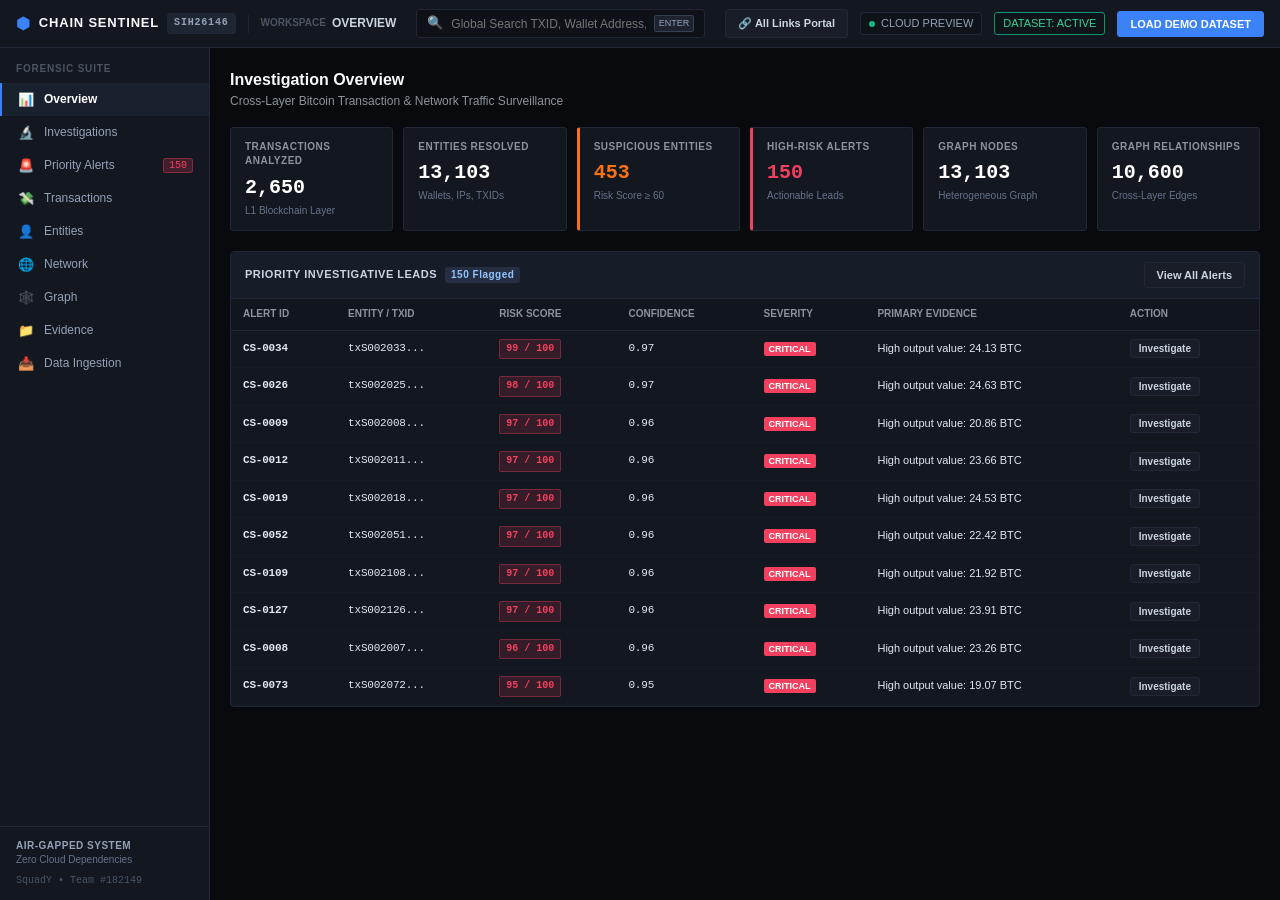
<file: index.html>
<!DOCTYPE html>
<html lang="en">
<head>
  <meta charset="UTF-8">
  <meta name="viewport" content="width=device-width, initial-scale=1.0">
  <title>Chain Sentinel — Offline Bitcoin Forensics Workstation (SIH26146)</title>
  
  <!-- Offline-Cached Vendor Dependencies -->
  <script src="vendor/react.production.min.js"></script>
  <script src="vendor/react-dom.production.min.js"></script>
  <script src="vendor/cytoscape.min.js"></script>

  <!-- Pre-computed Demonstration Forensic Dataset for Instant Cloud Preview -->
  <script src="demo_data.js"></script>

  <!-- Professional Dark Cybersecurity Stylesheet -->
  <link rel="stylesheet" href="styles.css">
</head>
<body>
  <div id="root"></div>

  <!-- Native React Forensics Application Script (Pre-compiled, Zero Runtime Overhead) -->
  <script src="app.js"></script>
</body>
</html>
</file>
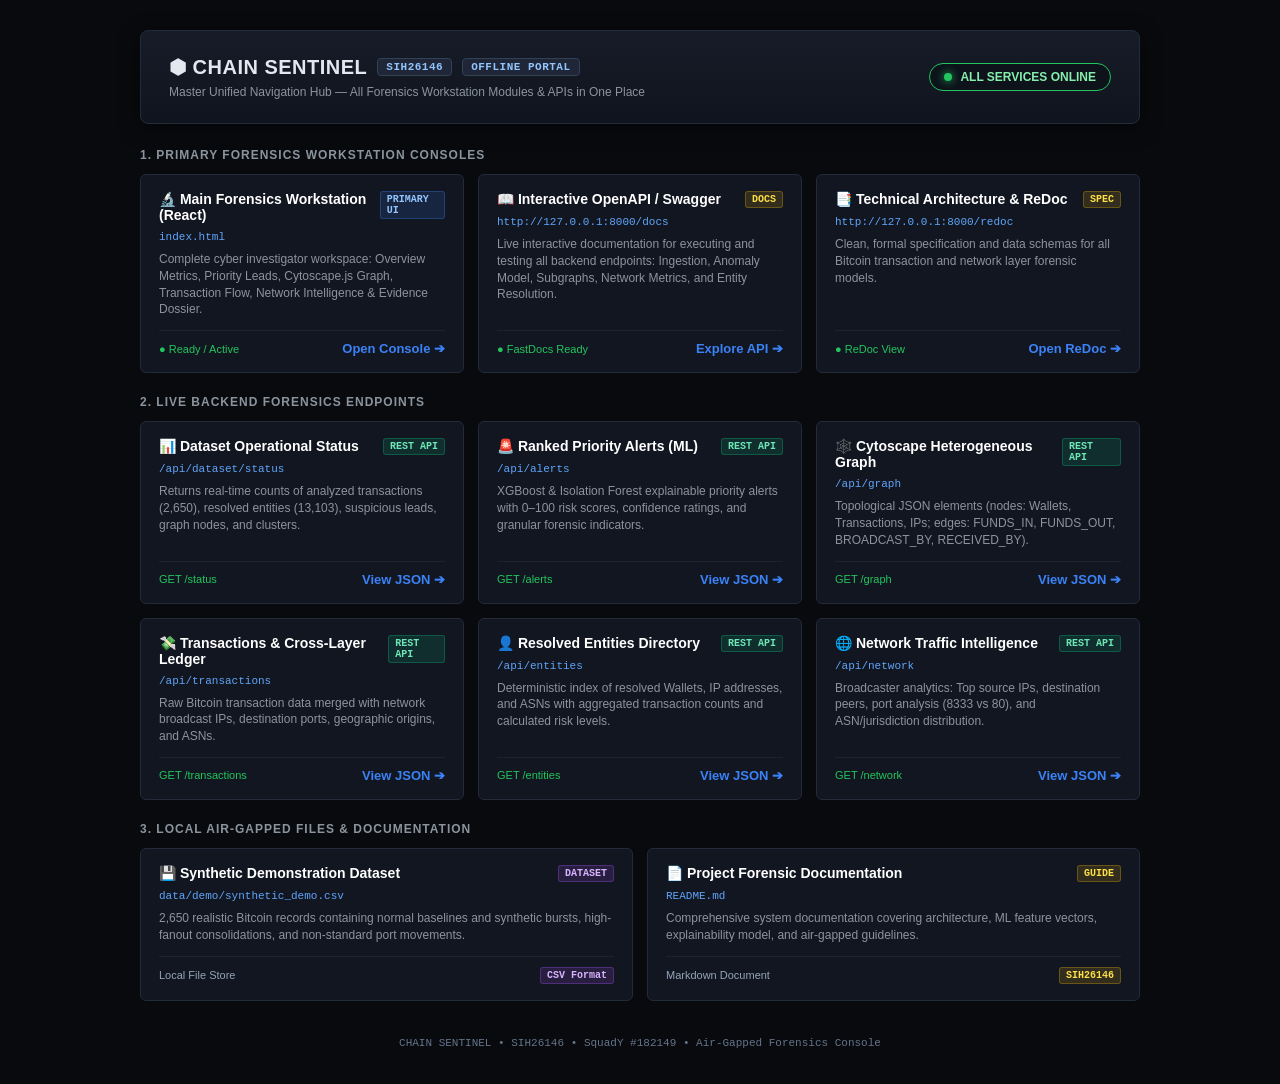
<file: portal.html>
<!DOCTYPE html>
<html lang="en">
<head>
  <meta charset="UTF-8">
  <meta name="viewport" content="width=device-width, initial-scale=1.0">
  <title>Chain Sentinel — Master Command Portal (All Project Links)</title>
  <style>
    :root {
      --bg-black: #080a0d;
      --bg-card: #121620;
      --bg-card-hover: #181e2b;
      --border: #232b3b;
      --border-accent: #3b82f6;
      --text: #e2e8f0;
      --text-muted: #8b949e;
      --accent: #3b82f6;
      --risk-crit: #f43f5e;
      --risk-high: #f97316;
      --risk-low: #10b981;
      --font-mono: 'SFMono-Regular', Consolas, Menlo, monospace;
      --font-sans: -apple-system, BlinkMacSystemFont, "Segoe UI", Roboto, sans-serif;
    }
    * { box-sizing: border-box; margin: 0; padding: 0; }
    body {
      background: var(--bg-black);
      color: var(--text);
      font-family: var(--font-sans);
      padding: 30px 20px;
      min-height: 100vh;
      display: flex;
      flex-direction: column;
      align-items: center;
    }
    .container {
      max-width: 1000px;
      width: 100%;
    }
    .header-banner {
      background: linear-gradient(180deg, #161c28 0%, #10141e 100%);
      border: 1px solid var(--border);
      border-radius: 8px;
      padding: 24px 28px;
      margin-bottom: 24px;
      display: flex;
      justify-content: space-between;
      align-items: center;
      box-shadow: 0 4px 20px rgba(0,0,0,0.5);
    }
    .brand-title {
      font-size: 20px;
      font-weight: 800;
      letter-spacing: 0.5px;
      display: flex;
      align-items: center;
      gap: 10px;
    }
    .brand-tag {
      background: #1e2638;
      border: 1px solid #334155;
      color: #93c5fd;
      font-size: 11px;
      padding: 2px 8px;
      border-radius: 4px;
      font-family: var(--font-mono);
    }
    .status-badge {
      display: inline-flex;
      align-items: center;
      gap: 8px;
      background: #0d121b;
      border: 1px solid #22c55e;
      color: #86efac;
      padding: 6px 14px;
      border-radius: 20px;
      font-size: 12px;
      font-weight: 600;
    }
    .pulse-dot {
      width: 8px;
      height: 8px;
      background: #22c55e;
      border-radius: 50%;
      box-shadow: 0 0 8px #22c55e;
    }
    .section-title {
      font-size: 12px;
      text-transform: uppercase;
      letter-spacing: 1px;
      color: var(--text-muted);
      margin: 22px 0 12px;
      font-weight: 700;
    }
    .grid {
      display: grid;
      grid-template-columns: repeat(auto-fit, minmax(300px, 1fr));
      gap: 14px;
    }
    .card {
      background: var(--bg-card);
      border: 1px solid var(--border);
      border-radius: 6px;
      padding: 16px 18px;
      text-decoration: none;
      color: var(--text);
      display: flex;
      flex-direction: column;
      justify-content: space-between;
      transition: all 0.2s ease;
      position: relative;
      overflow: hidden;
    }
    .card:hover {
      background: var(--bg-card-hover);
      border-color: var(--accent);
      transform: translateY(-2px);
      box-shadow: 0 6px 20px rgba(59, 130, 246, 0.15);
    }
    .card-top {
      display: flex;
      justify-content: space-between;
      align-items: flex-start;
      margin-bottom: 8px;
    }
    .card-title {
      font-size: 14px;
      font-weight: 700;
      color: #fff;
      display: flex;
      align-items: center;
      gap: 8px;
    }
    .card-url {
      font-family: var(--font-mono);
      font-size: 11px;
      color: #60a5fa;
      margin-top: 4px;
      word-break: break-all;
    }
    .card-desc {
      font-size: 12px;
      color: var(--text-muted);
      line-height: 1.4;
      margin: 8px 0 12px;
    }
    .card-foot {
      display: flex;
      justify-content: space-between;
      align-items: center;
      font-size: 11px;
      padding-top: 10px;
      border-top: 1px solid rgba(255,255,255,0.05);
    }
    .tag {
      font-size: 10px;
      padding: 2px 6px;
      border-radius: 3px;
      font-family: var(--font-mono);
      font-weight: 600;
    }
    .tag-ui { background: rgba(59, 130, 246, 0.15); color: #93c5fd; border: 1px solid rgba(59, 130, 246, 0.3); }
    .tag-api { background: rgba(16, 185, 129, 0.15); color: #6ee7b7; border: 1px solid rgba(16, 185, 129, 0.3); }
    .tag-doc { background: rgba(234, 179, 8, 0.15); color: #fde047; border: 1px solid rgba(234, 179, 8, 0.3); }
    .tag-data { background: rgba(168, 85, 247, 0.15); color: #d8b4fe; border: 1px solid rgba(168, 85, 247, 0.3); }

    .launch-arrow {
      color: var(--accent);
      font-weight: 700;
      font-size: 13px;
    }

    footer {
      margin-top: 36px;
      text-align: center;
      font-size: 11px;
      color: #64748b;
      font-family: var(--font-mono);
    }
  </style>
</head>
<body>
  <div class="container">
    <div class="header-banner">
      <div>
        <div class="brand-title">
          <span>⬢ CHAIN SENTINEL</span>
          <span class="brand-tag">SIH26146</span>
          <span class="brand-tag">OFFLINE PORTAL</span>
        </div>
        <p style="font-size: 12px; color: var(--text-muted); margin-top: 6px;">
          Master Unified Navigation Hub — All Forensics Workstation Modules & APIs in One Place
        </p>
      </div>
      <div class="status-badge">
        <span class="pulse-dot"></span>
        <span>ALL SERVICES ONLINE</span>
      </div>
    </div>

    <!-- PRIMARY USER INTERFACES -->
    <div class="section-title">1. Primary Forensics Workstation Consoles</div>
    <div class="grid">
      <a href="index.html" class="card">
        <div>
          <div class="card-top">
            <span class="card-title">🔬 Main Forensics Workstation (React)</span>
            <span class="tag tag-ui">PRIMARY UI</span>
          </div>
          <div class="card-url" id="main-console-url">index.html</div>
          <p class="card-desc">
            Complete cyber investigator workspace: Overview Metrics, Priority Leads, Cytoscape.js Graph, Transaction Flow, Network Intelligence & Evidence Dossier.
          </p>
        </div>
        <div class="card-foot">
          <span style="color: #22c55e;">● Ready / Active</span>
          <span class="launch-arrow">Open Console ➔</span>
        </div>
      </a>

      <a href="http://127.0.0.1:8000/docs" target="_blank" class="card">
        <div>
          <div class="card-top">
            <span class="card-title">📖 Interactive OpenAPI / Swagger</span>
            <span class="tag tag-doc">DOCS</span>
          </div>
          <div class="card-url">http://127.0.0.1:8000/docs</div>
          <p class="card-desc">
            Live interactive documentation for executing and testing all backend endpoints: Ingestion, Anomaly Model, Subgraphs, Network Metrics, and Entity Resolution.
          </p>
        </div>
        <div class="card-foot">
          <span style="color: #22c55e;">● FastDocs Ready</span>
          <span class="launch-arrow">Explore API ➔</span>
        </div>
      </a>

      <a href="http://127.0.0.1:8000/redoc" target="_blank" class="card">
        <div>
          <div class="card-top">
            <span class="card-title">📑 Technical Architecture & ReDoc</span>
            <span class="tag tag-doc">SPEC</span>
          </div>
          <div class="card-url">http://127.0.0.1:8000/redoc</div>
          <p class="card-desc">
            Clean, formal specification and data schemas for all Bitcoin transaction and network layer forensic models.
          </p>
        </div>
        <div class="card-foot">
          <span style="color: #22c55e;">● ReDoc View</span>
          <span class="launch-arrow">Open ReDoc ➔</span>
        </div>
      </a>
    </div>

    <!-- CORE FORENSIC REST ENDPOINTS -->
    <div class="section-title">2. Live Backend Forensics Endpoints</div>
    <div class="grid">
      <a href="http://127.0.0.1:8000/api/dataset/status" target="_blank" class="card">
        <div>
          <div class="card-top">
            <span class="card-title">📊 Dataset Operational Status</span>
            <span class="tag tag-api">REST API</span>
          </div>
          <div class="card-url">/api/dataset/status</div>
          <p class="card-desc">
            Returns real-time counts of analyzed transactions (2,650), resolved entities (13,103), suspicious leads, graph nodes, and clusters.
          </p>
        </div>
        <div class="card-foot">
          <span style="color: #22c55e;">GET /status</span>
          <span class="launch-arrow">View JSON ➔</span>
        </div>
      </a>

      <a href="http://127.0.0.1:8000/api/alerts" target="_blank" class="card">
        <div>
          <div class="card-top">
            <span class="card-title">🚨 Ranked Priority Alerts (ML)</span>
            <span class="tag tag-api">REST API</span>
          </div>
          <div class="card-url">/api/alerts</div>
          <p class="card-desc">
            XGBoost & Isolation Forest explainable priority alerts with 0–100 risk scores, confidence ratings, and granular forensic indicators.
          </p>
        </div>
        <div class="card-foot">
          <span style="color: #22c55e;">GET /alerts</span>
          <span class="launch-arrow">View JSON ➔</span>
        </div>
      </a>

      <a href="http://127.0.0.1:8000/api/graph" target="_blank" class="card">
        <div>
          <div class="card-top">
            <span class="card-title">🕸️ Cytoscape Heterogeneous Graph</span>
            <span class="tag tag-api">REST API</span>
          </div>
          <div class="card-url">/api/graph</div>
          <p class="card-desc">
            Topological JSON elements (nodes: Wallets, Transactions, IPs; edges: FUNDS_IN, FUNDS_OUT, BROADCAST_BY, RECEIVED_BY).
          </p>
        </div>
        <div class="card-foot">
          <span style="color: #22c55e;">GET /graph</span>
          <span class="launch-arrow">View JSON ➔</span>
        </div>
      </a>

      <a href="http://127.0.0.1:8000/api/transactions" target="_blank" class="card">
        <div>
          <div class="card-top">
            <span class="card-title">💸 Transactions & Cross-Layer Ledger</span>
            <span class="tag tag-api">REST API</span>
          </div>
          <div class="card-url">/api/transactions</div>
          <p class="card-desc">
            Raw Bitcoin transaction data merged with network broadcast IPs, destination ports, geographic origins, and ASNs.
          </p>
        </div>
        <div class="card-foot">
          <span style="color: #22c55e;">GET /transactions</span>
          <span class="launch-arrow">View JSON ➔</span>
        </div>
      </a>

      <a href="http://127.0.0.1:8000/api/entities" target="_blank" class="card">
        <div>
          <div class="card-top">
            <span class="card-title">👤 Resolved Entities Directory</span>
            <span class="tag tag-api">REST API</span>
          </div>
          <div class="card-url">/api/entities</div>
          <p class="card-desc">
            Deterministic index of resolved Wallets, IP addresses, and ASNs with aggregated transaction counts and calculated risk levels.
          </p>
        </div>
        <div class="card-foot">
          <span style="color: #22c55e;">GET /entities</span>
          <span class="launch-arrow">View JSON ➔</span>
        </div>
      </a>

      <a href="http://127.0.0.1:8000/api/network" target="_blank" class="card">
        <div>
          <div class="card-top">
            <span class="card-title">🌐 Network Traffic Intelligence</span>
            <span class="tag tag-api">REST API</span>
          </div>
          <div class="card-url">/api/network</div>
          <p class="card-desc">
            Broadcaster analytics: Top source IPs, destination peers, port analysis (8333 vs 80), and ASN/jurisdiction distribution.
          </p>
        </div>
        <div class="card-foot">
          <span style="color: #22c55e;">GET /network</span>
          <span class="launch-arrow">View JSON ➔</span>
        </div>
      </a>
    </div>

    <!-- LOCAL ARTIFACTS & DATA FILES -->
    <div class="section-title">3. Local Air-Gapped Files & Documentation</div>
    <div class="grid">
      <div class="card" style="cursor: default;">
        <div>
          <div class="card-top">
            <span class="card-title">💾 Synthetic Demonstration Dataset</span>
            <span class="tag tag-data">DATASET</span>
          </div>
          <div class="card-url">data/demo/synthetic_demo.csv</div>
          <p class="card-desc">
            2,650 realistic Bitcoin records containing normal baselines and synthetic bursts, high-fanout consolidations, and non-standard port movements.
          </p>
        </div>
        <div class="card-foot">
          <span style="color: #94a3b8;">Local File Store</span>
          <span class="tag tag-data">CSV Format</span>
        </div>
      </div>

      <div class="card" style="cursor: default;">
        <div>
          <div class="card-top">
            <span class="card-title">📄 Project Forensic Documentation</span>
            <span class="tag tag-doc">GUIDE</span>
          </div>
          <div class="card-url">README.md</div>
          <p class="card-desc">
            Comprehensive system documentation covering architecture, ML feature vectors, explainability model, and air-gapped guidelines.
          </p>
        </div>
        <div class="card-foot">
          <span style="color: #94a3b8;">Markdown Document</span>
          <span class="tag tag-doc">SIH26146</span>
        </div>
      </div>
    </div>

    <footer>
      CHAIN SENTINEL • SIH26146 • SquadY #182149 • Air-Gapped Forensics Console
    </footer>
  </div>
</body>
</html>
</file>
<file: styles.css>
:root {
  --bg-black: #080a0d;
  --bg-shell: #0e1117;
  --bg-panel: #131720;
  --bg-panel-alt: #171d28;
  --border-subtle: #202736;
  --border-strong: #2c364c;
  --text-main: #e2e8f0;
  --text-muted: #8b949e;
  --text-faint: #4b5563;
  --accent-blue: #3b82f6;
  --accent-blue-hover: #2563eb;
  --risk-crit: #f43f5e;
  --risk-high: #f97316;
  --risk-med: #eab308;
  --risk-low: #10b981;
  --font-mono: 'SFMono-Regular', Consolas, 'Liberation Mono', Menlo, Courier, monospace;
  --font-sans: -apple-system, BlinkMacSystemFont, "Segoe UI", Roboto, "Helvetica Neue", Arial, sans-serif;
}

* {
  box-sizing: border-box;
  margin: 0;
  padding: 0;
}

body {
  background: var(--bg-black);
  color: var(--text-main);
  font-family: var(--font-sans);
  font-size: 13px;
  line-height: 1.45;
  height: 100vh;
  overflow: hidden;
  -webkit-font-smoothing: antialiased;
}

.mono {
  font-family: var(--font-mono);
  letter-spacing: -0.2px;
}

.text-bold { font-weight: 600; }
.text-muted { color: var(--text-muted); }
.text-center { text-align: center; }
.break-all { word-break: break-all; }

.text-risk-crit { color: var(--risk-crit) !important; }
.text-risk-high { color: var(--risk-high) !important; }
.text-risk-med { color: var(--risk-med) !important; }
.text-risk-low { color: var(--risk-low) !important; }

/* Workspace Shell */
.workspace-shell {
  display: flex;
  flex-direction: column;
  height: 100vh;
  overflow: hidden;
}

/* Notification Toast */
.notification-toast {
  position: fixed;
  top: 14px;
  right: 20px;
  z-index: 9999;
  padding: 10px 16px;
  font-size: 12px;
  border-radius: 4px;
  box-shadow: 0 4px 12px rgba(0, 0, 0, 0.5);
  font-weight: 500;
  animation: slideIn 0.2s ease-out;
}
.toast-info { background: #1e293b; color: #93c5fd; border: 1px solid #3b82f6; }
.toast-success { background: #064e3b; color: #a7f3d0; border: 1px solid #10b981; }
.toast-error { background: #4c0519; color: #fecdd3; border: 1px solid #f43f5e; }

@keyframes slideIn {
  from { transform: translateY(-10px); opacity: 0; }
  to { transform: translateY(0); opacity: 1; }
}

/* Topbar */
.topbar {
  height: 48px;
  background: var(--bg-panel);
  border-bottom: 1px solid var(--border-subtle);
  display: flex;
  align-items: center;
  justify-content: space-between;
  padding: 0 16px;
  flex-shrink: 0;
  z-index: 100;
}

.topbar-left {
  display: flex;
  align-items: center;
  gap: 12px;
}

.brand-logo {
  display: flex;
  align-items: center;
  gap: 8px;
  font-weight: 700;
  font-size: 13px;
  letter-spacing: 0.8px;
}
.brand-icon { color: var(--accent-blue); font-size: 16px; }
.brand-title { color: #f8fafc; }

.badge-tag {
  background: #1e2533;
  color: #94a3b8;
  font-size: 10px;
  padding: 2px 6px;
  border-radius: 3px;
  font-family: var(--font-mono);
  border: 1px solid var(--border-subtle);
}

.divider-vert {
  width: 1px;
  height: 18px;
  background: var(--border-subtle);
}

.breadcrumb-nav {
  display: flex;
  align-items: center;
  gap: 6px;
}
.sub-label {
  font-size: 10px;
  color: var(--text-faint);
  font-weight: 600;
}
.active-view-title {
  font-size: 12px;
  font-weight: 600;
  color: #cbd5e1;
}

.topbar-center {
  flex-grow: 1;
  max-width: 440px;
  margin: 0 20px;
}

.global-search-box {
  display: flex;
  align-items: center;
  background: var(--bg-shell);
  border: 1px solid var(--border-subtle);
  border-radius: 4px;
  padding: 4px 10px;
  gap: 8px;
}
.global-search-box input {
  background: transparent;
  border: none;
  color: #fff;
  font-size: 12px;
  width: 100%;
  outline: none;
}
.search-shortcut {
  font-size: 9px;
  background: #1e2330;
  border: 1px solid #334155;
  color: #94a3b8;
  padding: 1px 4px;
  border-radius: 2px;
}

.topbar-right {
  display: flex;
  align-items: center;
  gap: 12px;
}

.status-indicator {
  display: inline-flex;
  align-items: center;
  gap: 6px;
  font-size: 11px;
  padding: 3px 8px;
  background: #0f131a;
  border: 1px solid var(--border-subtle);
  border-radius: 3px;
  color: #94a3b8;
}
.status-dot {
  width: 6px;
  height: 6px;
  border-radius: 50%;
}
.dot-green { background: #10b981; }
.badge-active { border-color: #059669; color: #34d399; }
.badge-inactive { border-color: #64748b; color: #94a3b8; }

/* Buttons */
.btn {
  padding: 6px 12px;
  font-size: 11px;
  font-weight: 600;
  border-radius: 3px;
  cursor: pointer;
  border: 1px solid transparent;
  display: inline-flex;
  align-items: center;
  gap: 6px;
  transition: all 0.15s ease-in-out;
}
.btn-primary {
  background: var(--accent-blue);
  color: #fff;
  border-color: var(--accent-blue);
}
.btn-primary:hover {
  background: var(--accent-blue-hover);
}
.btn-secondary {
  background: #181d28;
  color: #cbd5e1;
  border-color: var(--border-subtle);
}
.btn-secondary:hover {
  background: #232a3b;
  color: #fff;
}
.btn-sm {
  padding: 3px 8px;
  font-size: 10px;
}
.btn-group {
  display: flex;
  gap: 4px;
}

/* Layout Body */
.layout-body {
  display: flex;
  flex-grow: 1;
  overflow: hidden;
}

/* Sidebar */
.sidebar {
  width: 210px;
  background: var(--bg-panel);
  border-right: 1px solid var(--border-subtle);
  display: flex;
  flex-direction: column;
  flex-shrink: 0;
}

.sidebar-group-title {
  padding: 14px 16px 6px;
  font-size: 10px;
  font-weight: 700;
  letter-spacing: 0.8px;
  color: #4b5563;
}

.nav-menu {
  list-style: none;
  display: flex;
  flex-direction: column;
  flex-grow: 1;
}

.nav-btn {
  background: transparent;
  border: none;
  width: 100%;
  text-align: left;
  padding: 9px 16px;
  display: flex;
  align-items: center;
  gap: 10px;
  color: #94a3b8;
  font-size: 12px;
  font-weight: 500;
  cursor: pointer;
  border-left: 2px solid transparent;
  transition: background 0.12s;
}
.nav-btn:hover {
  background: #171c26;
  color: #f1f5f9;
}
.nav-btn.active {
  background: #19202e;
  color: #fff;
  border-left-color: var(--accent-blue);
  font-weight: 600;
}
.nav-icon { font-size: 13px; }
.nav-badge {
  margin-left: auto;
  background: rgba(244, 63, 94, 0.2);
  color: var(--risk-crit);
  border: 1px solid rgba(244, 63, 94, 0.4);
  font-size: 10px;
  padding: 1px 5px;
  border-radius: 3px;
  font-family: var(--font-mono);
}

.sidebar-footer {
  padding: 12px 16px;
  border-top: 1px solid var(--border-subtle);
  font-size: 10px;
}
.footer-status-title {
  font-weight: 700;
  color: #94a3b8;
  letter-spacing: 0.5px;
}
.footer-status-desc { color: #64748b; }
.team-signature {
  margin-top: 6px;
  color: #475569;
  font-family: var(--font-mono);
}

/* Content Pane */
.content-pane {
  flex-grow: 1;
  background: var(--bg-black);
  overflow: hidden;
  display: flex;
  flex-direction: column;
}

.view-scroll {
  flex-grow: 1;
  overflow-y: auto;
  padding: 20px;
}

.section-header {
  display: flex;
  justify-content: space-between;
  align-items: flex-start;
  margin-bottom: 16px;
}
.section-header h2 {
  font-size: 16px;
  font-weight: 700;
  color: #f8fafc;
}
.section-desc {
  font-size: 12px;
  color: var(--text-muted);
  margin-top: 2px;
}

.filter-bar {
  display: flex;
  gap: 8px;
  align-items: center;
}
.input-select, .input-search {
  background: var(--bg-panel);
  border: 1px solid var(--border-subtle);
  color: #e2e8f0;
  padding: 6px 10px;
  font-size: 11px;
  border-radius: 3px;
  outline: none;
}
.input-select:focus, .input-search:focus {
  border-color: var(--accent-blue);
}

/* Metrics Grid */
.metrics-grid {
  display: grid;
  grid-template-columns: repeat(auto-fit, minmax(160px, 1fr));
  gap: 10px;
  margin-bottom: 20px;
}

.metric-card {
  background: var(--bg-panel);
  border: 1px solid var(--border-subtle);
  padding: 12px 14px;
  border-radius: 3px;
}
.metric-card.highlight-crit { border-left: 3px solid var(--risk-crit); }
.metric-card.highlight-high { border-left: 3px solid var(--risk-high); }

.metric-title {
  font-size: 10px;
  text-transform: uppercase;
  color: var(--text-muted);
  font-weight: 700;
  letter-spacing: 0.5px;
}
.metric-number {
  font-size: 20px;
  font-weight: 700;
  font-family: var(--font-mono);
  margin: 4px 0 2px;
  color: #fff;
}
.metric-foot {
  font-size: 10px;
  color: #64748b;
}

/* Cards & Tables */
.card-panel {
  background: var(--bg-panel);
  border: 1px solid var(--border-subtle);
  border-radius: 4px;
  overflow: hidden;
  margin-bottom: 16px;
}
.panel-header {
  padding: 10px 14px;
  background: var(--bg-panel-alt);
  border-bottom: 1px solid var(--border-subtle);
  display: flex;
  justify-content: space-between;
  align-items: center;
}
.panel-title {
  font-size: 11px;
  font-weight: 700;
  color: #cbd5e1;
  letter-spacing: 0.5px;
  display: flex;
  align-items: center;
  gap: 8px;
}
.badge-count {
  background: #252e42;
  color: #93c5fd;
  padding: 1px 6px;
  border-radius: 3px;
  font-size: 10px;
}

.table-responsive {
  width: 100%;
  overflow-x: auto;
}

.data-table {
  width: 100%;
  border-collapse: collapse;
  text-align: left;
}
.data-table th {
  background: #11151e;
  padding: 8px 12px;
  font-size: 10px;
  text-transform: uppercase;
  color: #8b949e;
  border-bottom: 1px solid var(--border-subtle);
  font-weight: 700;
}
.data-table td {
  padding: 8px 12px;
  border-bottom: 1px solid #161b24;
  font-size: 11px;
}
.data-table tr:hover {
  background: #161c28;
}

/* Risk Badges */
.risk-pill {
  display: inline-block;
  padding: 2px 6px;
  border-radius: 2px;
  font-family: var(--font-mono);
  font-size: 10px;
  font-weight: 700;
}
.risk-CRITICAL, .risk-HIGH { background: rgba(244, 63, 94, 0.15); color: #f43f5e; border: 1px solid rgba(244, 63, 94, 0.35); }
.risk-MEDIUM { background: rgba(234, 179, 8, 0.15); color: #eab308; border: 1px solid rgba(234, 179, 8, 0.35); }
.risk-LOW { background: rgba(16, 185, 129, 0.15); color: #10b981; border: 1px solid rgba(16, 185, 129, 0.35); }

.badge-severity {
  font-size: 9px;
  padding: 2px 5px;
  border-radius: 2px;
  font-weight: 700;
}
.badge-CRITICAL { background: #f43f5e; color: #fff; }
.badge-HIGH { background: #f97316; color: #fff; }
.badge-MEDIUM { background: #eab308; color: #111; }
.badge-LOW { background: #10b981; color: #fff; }

/* Dossier Card */
.dossier-card {
  background: var(--bg-panel);
  border: 1px solid var(--border-strong);
  border-radius: 4px;
  padding: 16px;
  margin-bottom: 16px;
}
.dossier-header {
  display: flex;
  justify-content: space-between;
  align-items: flex-start;
  margin-bottom: 12px;
}
.focal-id {
  font-size: 15px;
  color: #fff;
  margin-top: 4px;
}
.dossier-scores {
  display: flex;
  gap: 16px;
  align-items: center;
}
.score-block {
  text-align: right;
}
.score-title {
  font-size: 9px;
  color: #8b949e;
  font-weight: 700;
}
.score-val {
  font-size: 18px;
  font-weight: 700;
}
.dossier-metrics-row {
  display: flex;
  gap: 24px;
  padding-top: 12px;
  border-top: 1px solid var(--border-subtle);
}
.dossier-stat {
  display: flex;
  flex-direction: column;
}
.stat-label {
  font-size: 10px;
  color: #8b949e;
  font-weight: 600;
}
.stat-num {
  font-size: 14px;
  color: #f1f5f9;
}

.grid-two-col {
  display: grid;
  grid-template-columns: 1fr 1fr;
  gap: 16px;
}

.evidence-box {
  padding: 12px;
  background: #0d1017;
  border-radius: 3px;
  border: 1px solid var(--border-subtle);
}
.evidence-bullet {
  display: flex;
  gap: 8px;
  padding: 4px 0;
  font-size: 11px;
  color: #cbd5e1;
}
.bullet-point { color: var(--risk-high); }

/* Graph Area */
.graph-container-wrap {
  position: relative;
  flex-grow: 1;
  background: #0a0d12;
  border: 1px solid var(--border-subtle);
  border-radius: 4px;
  height: calc(100vh - 140px);
}
.cy-canvas {
  width: 100%;
  height: 100%;
}
.graph-legend {
  position: absolute;
  bottom: 12px;
  left: 12px;
  background: rgba(19, 23, 32, 0.88);
  border: 1px solid var(--border-subtle);
  padding: 8px 12px;
  border-radius: 3px;
  display: flex;
  gap: 12px;
  font-size: 10px;
  backdrop-filter: blur(4px);
}
.legend-item { display: flex; align-items: center; gap: 6px; }
.legend-box { width: 10px; height: 10px; border-radius: 2px; }
.color-tx { background: #2563eb; }
.color-wallet { background: #10b981; border-radius: 50%; }
.color-ip { background: #f59e0b; transform: rotate(45deg); }

.graph-side-panel {
  position: absolute;
  top: 12px;
  right: 12px;
  width: 280px;
  background: rgba(19, 23, 32, 0.94);
  border: 1px solid var(--border-strong);
  border-radius: 4px;
  padding: 14px;
  box-shadow: 0 4px 16px rgba(0,0,0,0.5);
  backdrop-filter: blur(4px);
}
.close-btn {
  background: none;
  border: none;
  color: #8b949e;
  font-size: 16px;
  cursor: pointer;
}
.divider-h {
  height: 1px;
  background: var(--border-subtle);
  margin: 10px 0;
}

/* Dropzone */
.upload-dropzone {
  background: var(--bg-panel);
  border: 2px dashed #2f3a52;
  padding: 50px 20px;
  text-align: center;
  border-radius: 6px;
}
.dropzone-icon { font-size: 36px; margin-bottom: 12px; }

/* Modals */
.modal-backdrop {
  position: fixed;
  top: 0;
  left: 0;
  right: 0;
  bottom: 0;
  background: rgba(0, 0, 0, 0.75);
  z-index: 1000;
  display: flex;
  align-items: center;
  justify-content: center;
  backdrop-filter: blur(2px);
}
.modal-dialog {
  background: var(--bg-panel);
  border: 1px solid var(--border-strong);
  border-radius: 4px;
  width: 90%;
  max-width: 680px;
  max-height: 85vh;
  display: flex;
  flex-direction: column;
  overflow: hidden;
  box-shadow: 0 10px 30px rgba(0, 0, 0, 0.8);
}
.modal-header {
  padding: 14px 18px;
  background: var(--bg-panel-alt);
  border-bottom: 1px solid var(--border-subtle);
  display: flex;
  justify-content: space-between;
  align-items: center;
}
.modal-body {
  padding: 18px;
  overflow-y: auto;
}
.modal-footer {
  padding: 12px 18px;
  background: var(--bg-panel-alt);
  border-top: 1px solid var(--border-subtle);
  display: flex;
  justify-content: flex-end;
  gap: 10px;
}

.context-box {
  background: #0d1017;
  border: 1px solid var(--border-subtle);
  padding: 10px;
  border-radius: 3px;
  font-size: 11px;
  display: flex;
  flex-direction: column;
  gap: 4px;
}

/* Flow Diagram */
.flow-diagram {
  display: flex;
  align-items: center;
  gap: 12px;
  justify-content: space-between;
}
.flow-box {
  flex: 1;
  background: #0d1017;
  border: 1px solid var(--border-subtle);
  padding: 10px;
  border-radius: 4px;
  text-align: center;
}
.center-box {
  border-color: var(--accent-blue);
  background: #111724;
}
.flow-arrow {
  color: #64748b;
  font-size: 16px;
}
</file>
